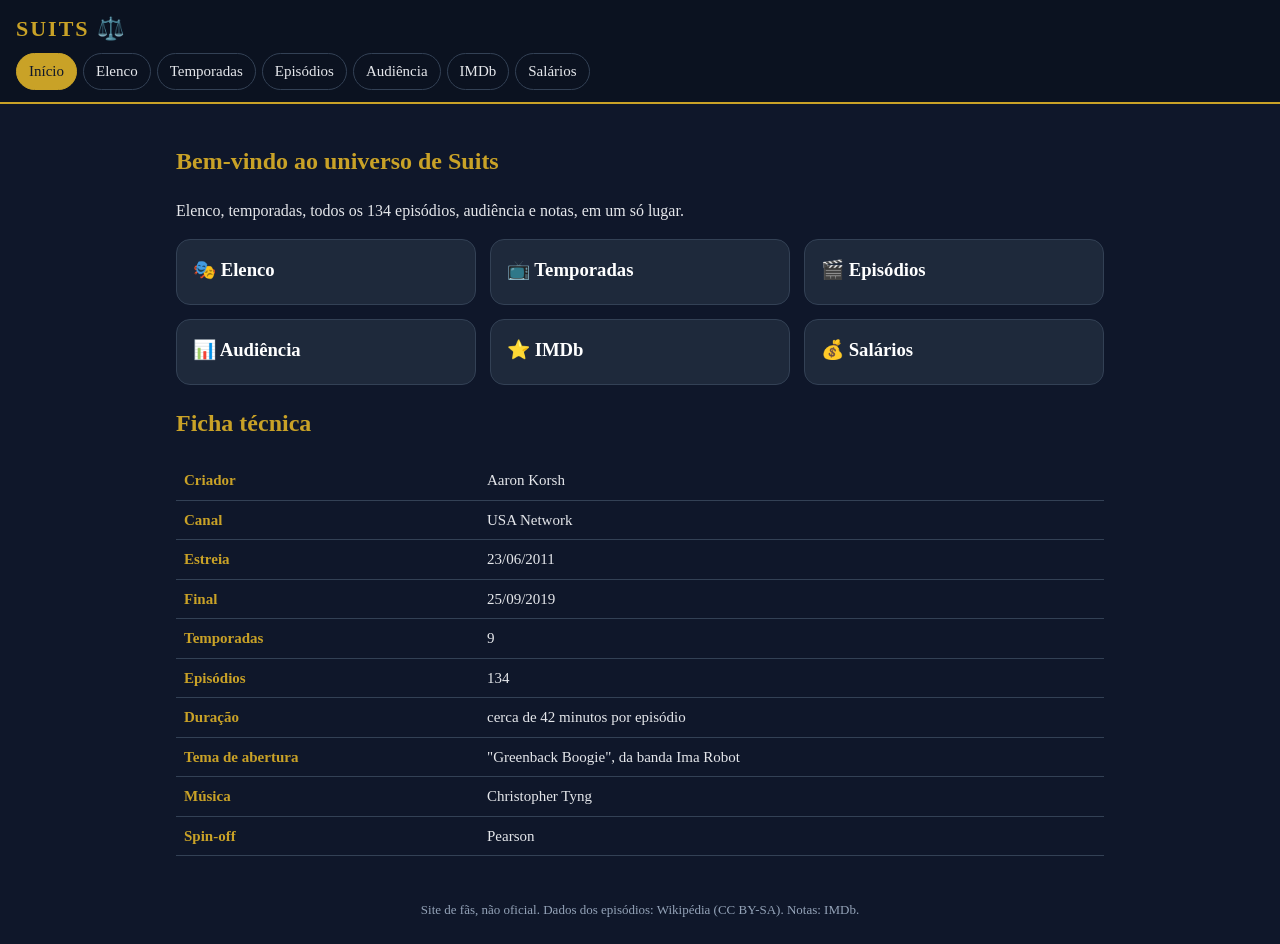
<file: suits/index.html>
<!DOCTYPE html>
<html lang="pt-BR">
<head>
<meta charset="utf-8">
<meta name="viewport" content="width=device-width, initial-scale=1">
<title>Início | Suits</title>
<link rel="stylesheet" href="css/style.css">
</head>
<body>
<header>
  <h1>SUITS ⚖️</h1>
  <nav id="menu"></nav>
</header>
<main>
<h2>Bem-vindo ao universo de Suits</h2>
<p>Elenco, temporadas, todos os 134 episódios, audiência e notas, em um só lugar.</p>
<div class="grade" id="atalhos"></div>
<h2>Ficha técnica</h2>
<div class="rolagem"><table>
<tr><th>Criador</th><td>Aaron Korsh</td></tr>
<tr><th>Canal</th><td>USA Network</td></tr>
<tr><th>Estreia</th><td>23/06/2011</td></tr>
<tr><th>Final</th><td>25/09/2019</td></tr>
<tr><th>Temporadas</th><td>9</td></tr>
<tr><th>Episódios</th><td>134</td></tr>
<tr><th>Duração</th><td>cerca de 42 minutos por episódio</td></tr>
<tr><th>Tema de abertura</th><td>"Greenback Boogie", da banda Ima Robot</td></tr>
<tr><th>Música</th><td>Christopher Tyng</td></tr>
<tr><th>Spin-off</th><td>Pearson</td></tr>
</table></div>
</main>
<footer>Site de fãs, não oficial. Dados dos episódios: Wikipédia (CC BY-SA). Notas: IMDb.</footer>
<script src="js/dados.js"></script>
<script src="js/common.js"></script>
<script src="js/home.js"></script>
</body>
</html>
</file>
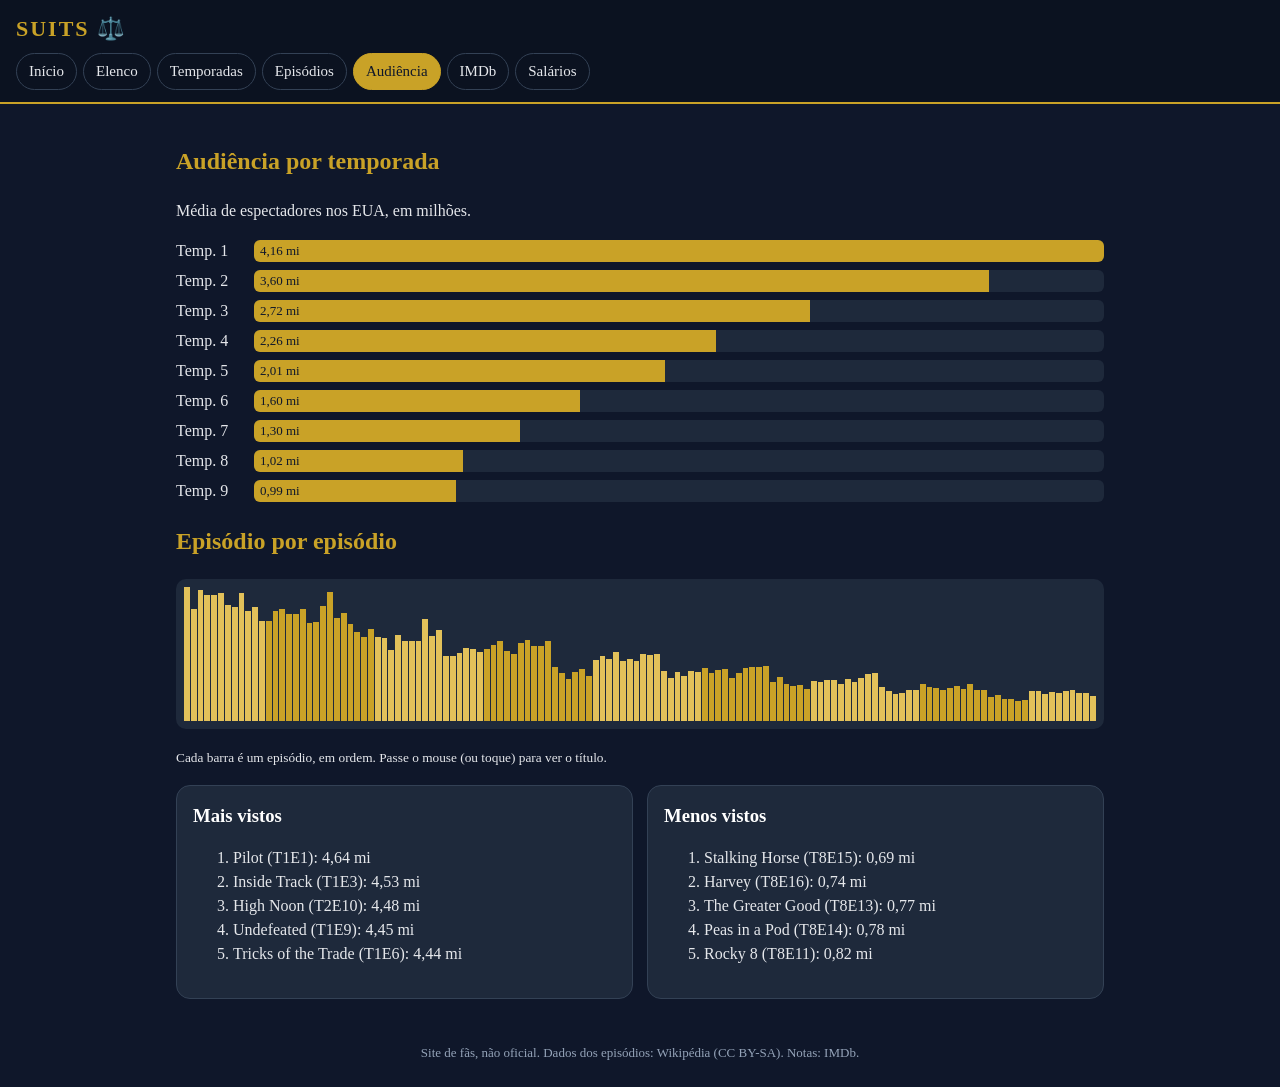
<file: suits/audiencia.html>
<!DOCTYPE html>
<html lang="pt-BR">
<head>
<meta charset="utf-8">
<meta name="viewport" content="width=device-width, initial-scale=1">
<title>Audiência | Suits</title>
<link rel="stylesheet" href="css/style.css">
</head>
<body>
<header>
  <h1>SUITS ⚖️</h1>
  <nav id="menu"></nav>
</header>
<main>
<h2>Audiência por temporada</h2>
<p>Média de espectadores nos EUA, em milhões.</p>
<div id="barras"></div>
<h2>Episódio por episódio</h2>
<div class="mini" id="mini"></div>
<p><small>Cada barra é um episódio, em ordem. Passe o mouse (ou toque) para ver o título.</small></p>
<div class="grade">
  <div class="card"><h3>Mais vistos</h3><ol id="top"></ol></div>
  <div class="card"><h3>Menos vistos</h3><ol id="baixo"></ol></div>
</div>
</main>
<footer>Site de fãs, não oficial. Dados dos episódios: Wikipédia (CC BY-SA). Notas: IMDb.</footer>
<script src="js/dados.js"></script>
<script src="js/common.js"></script>
<script src="js/audiencia.js"></script>
</body>
</html>
</file>
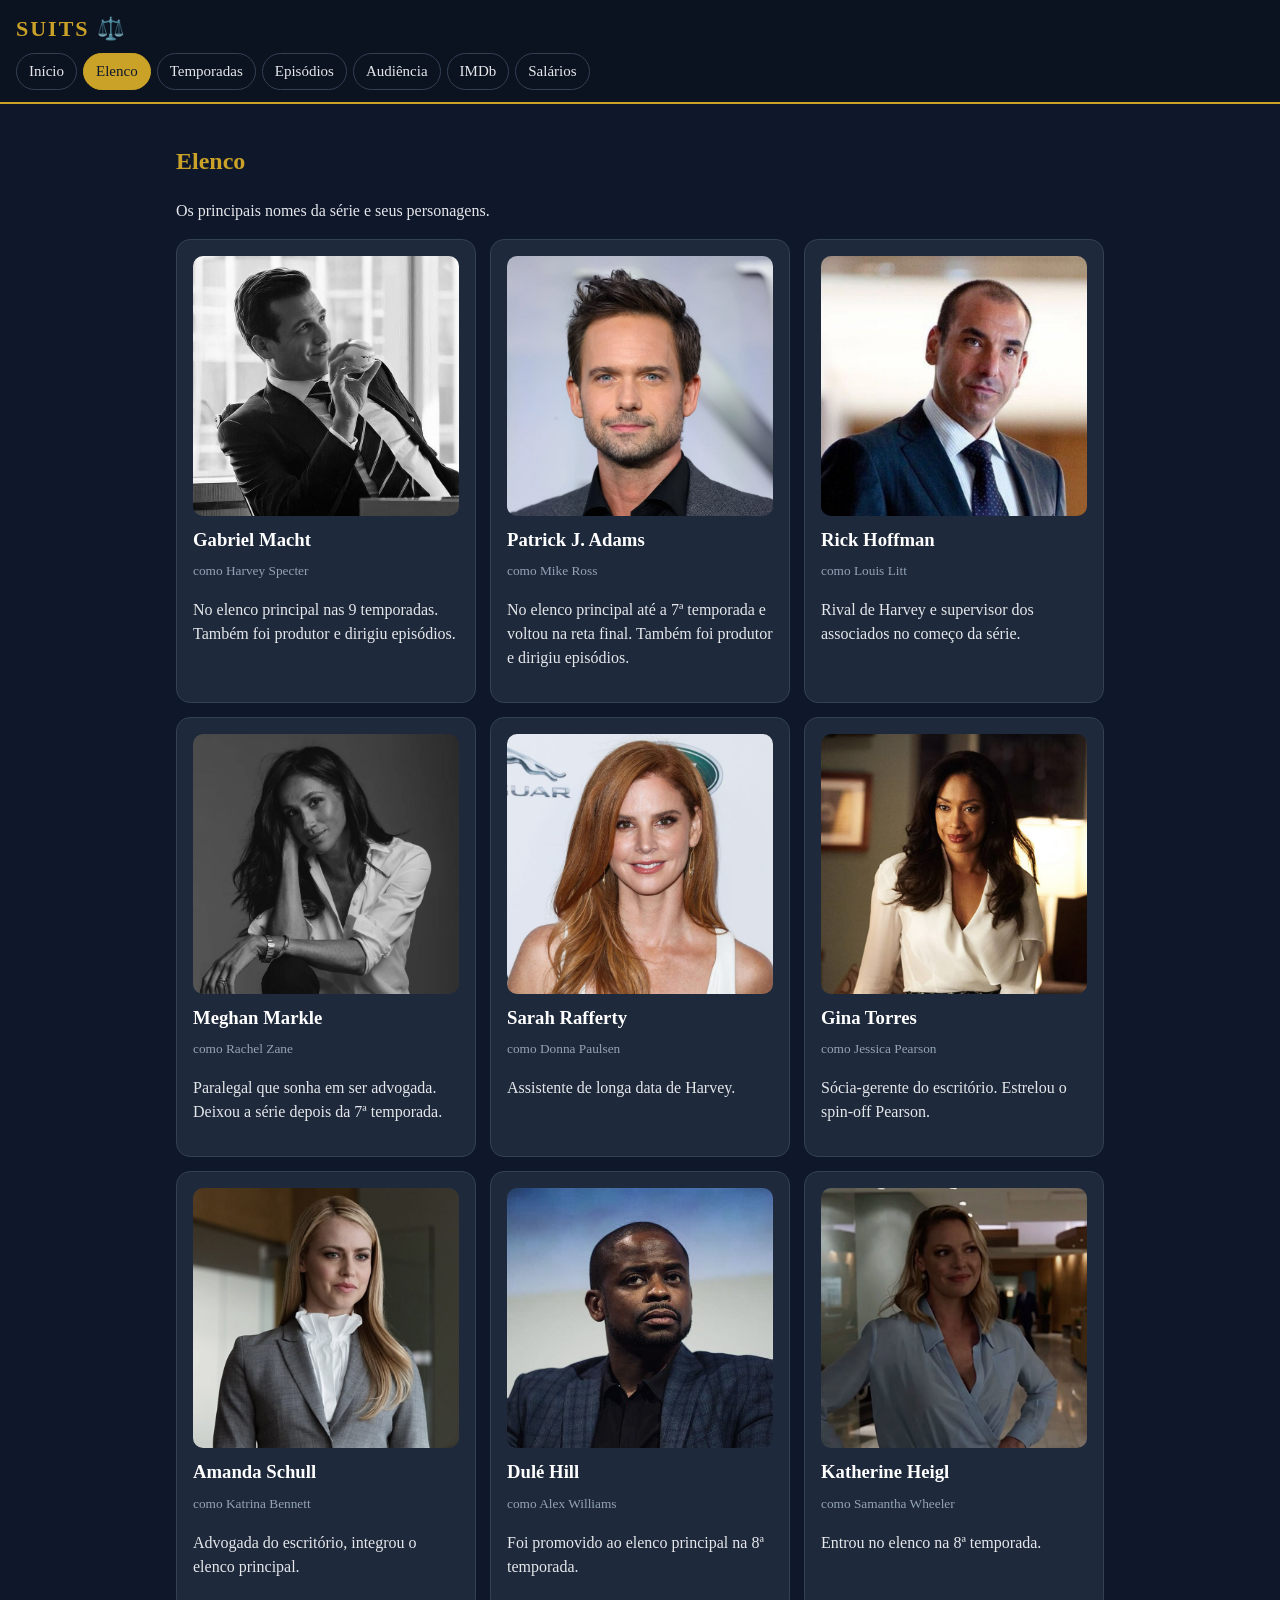
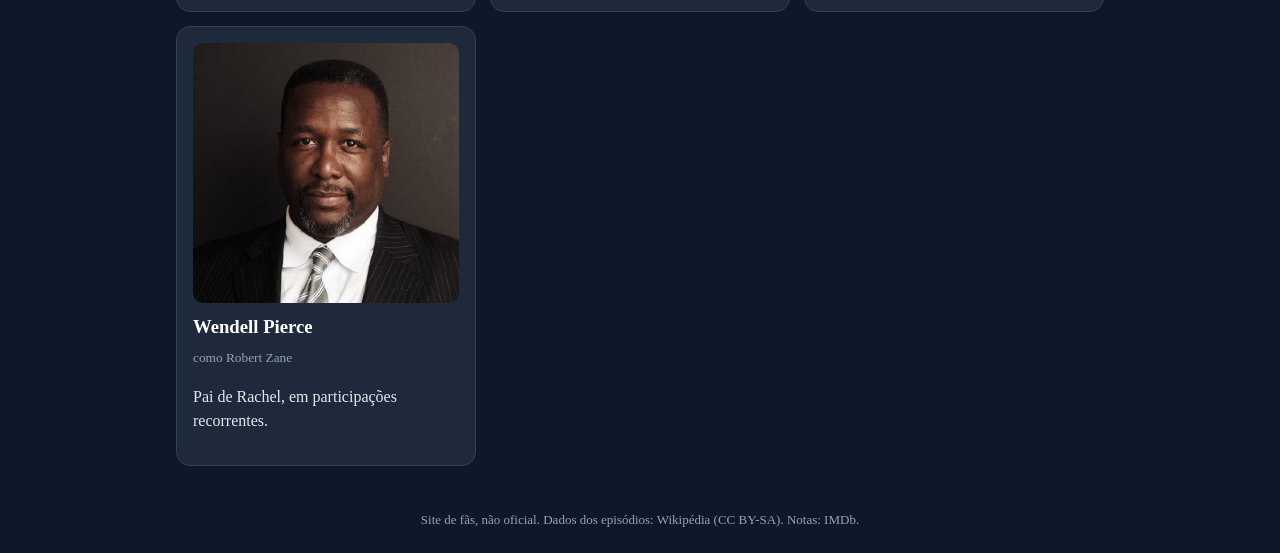
<file: suits/elenco.html>
<!DOCTYPE html>
<html lang="pt-BR">
<head>
<meta charset="utf-8">
<meta name="viewport" content="width=device-width, initial-scale=1">
<title>Elenco | Suits</title>
<link rel="stylesheet" href="css/style.css">
</head>
<body>
<header>
  <h1>SUITS ⚖️</h1>
  <nav id="menu"></nav>
</header>
<main>
<h2>Elenco</h2>
<p>Os principais nomes da série e seus personagens.</p>
<div class="grade" id="elenco"></div>
</main>
<footer>Site de fãs, não oficial. Dados dos episódios: Wikipédia (CC BY-SA). Notas: IMDb.</footer>
<script src="js/dados.js"></script>
<script src="js/common.js"></script>
<script src="js/elenco.js"></script>
</body>
</html>
</file>
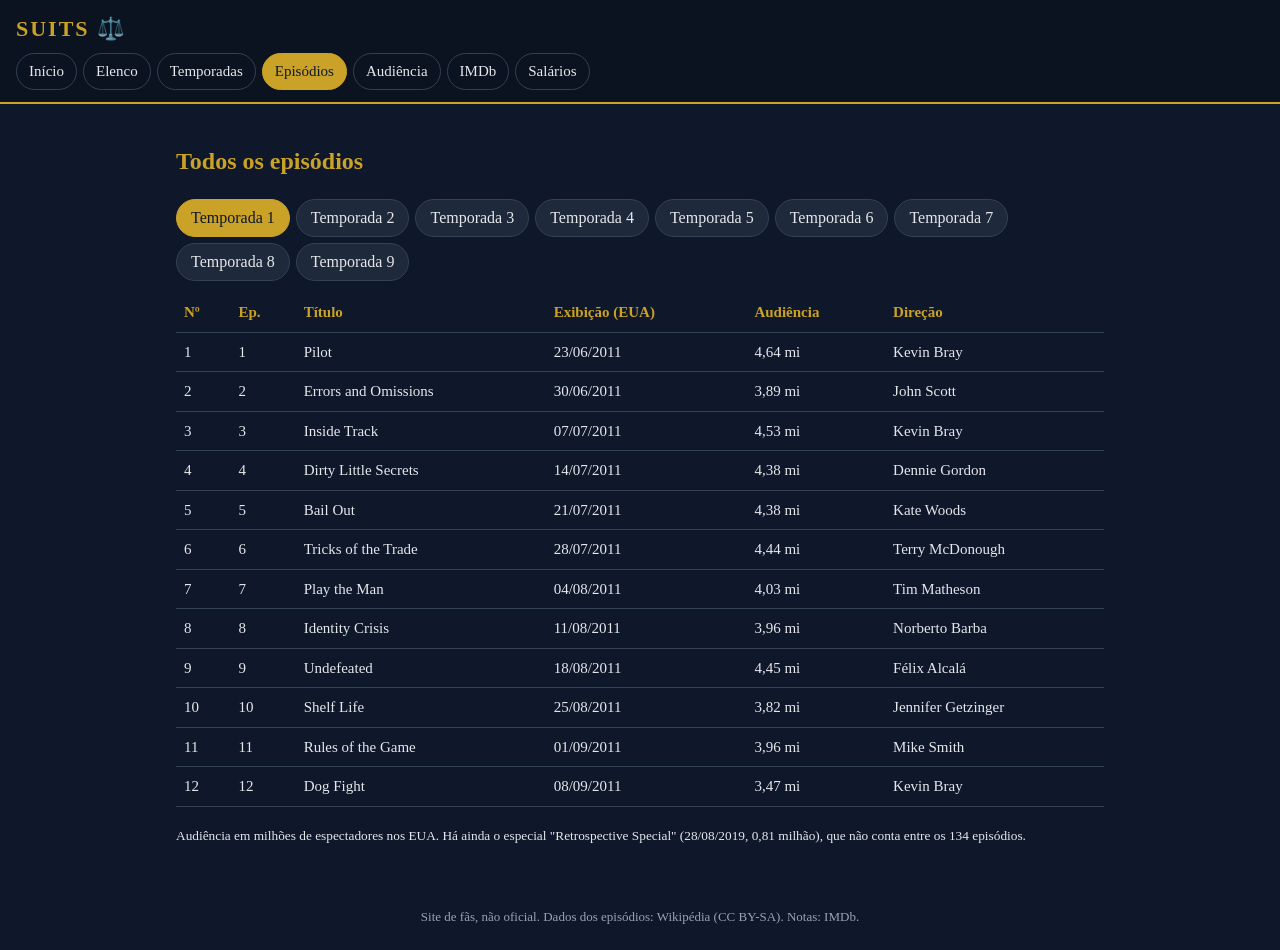
<file: suits/episodios.html>
<!DOCTYPE html>
<html lang="pt-BR">
<head>
<meta charset="utf-8">
<meta name="viewport" content="width=device-width, initial-scale=1">
<title>Episódios | Suits</title>
<link rel="stylesheet" href="css/style.css">
</head>
<body>
<header>
  <h1>SUITS ⚖️</h1>
  <nav id="menu"></nav>
</header>
<main>
<h2>Todos os episódios</h2>
<div class="abas" id="abas"></div>
<div class="rolagem"><table id="tabela">
<thead><tr><th>Nº</th><th>Ep.</th><th>Título</th><th>Exibição (EUA)</th><th>Audiência</th><th>Direção</th></tr></thead>
<tbody></tbody></table></div>
<p><small>Audiência em milhões de espectadores nos EUA. Há ainda o especial "Retrospective Special" (28/08/2019, 0,81 milhão), que não conta entre os 134 episódios.</small></p>
</main>
<footer>Site de fãs, não oficial. Dados dos episódios: Wikipédia (CC BY-SA). Notas: IMDb.</footer>
<script src="js/dados.js"></script>
<script src="js/common.js"></script>
<script src="js/episodios.js"></script>
</body>
</html>
</file>
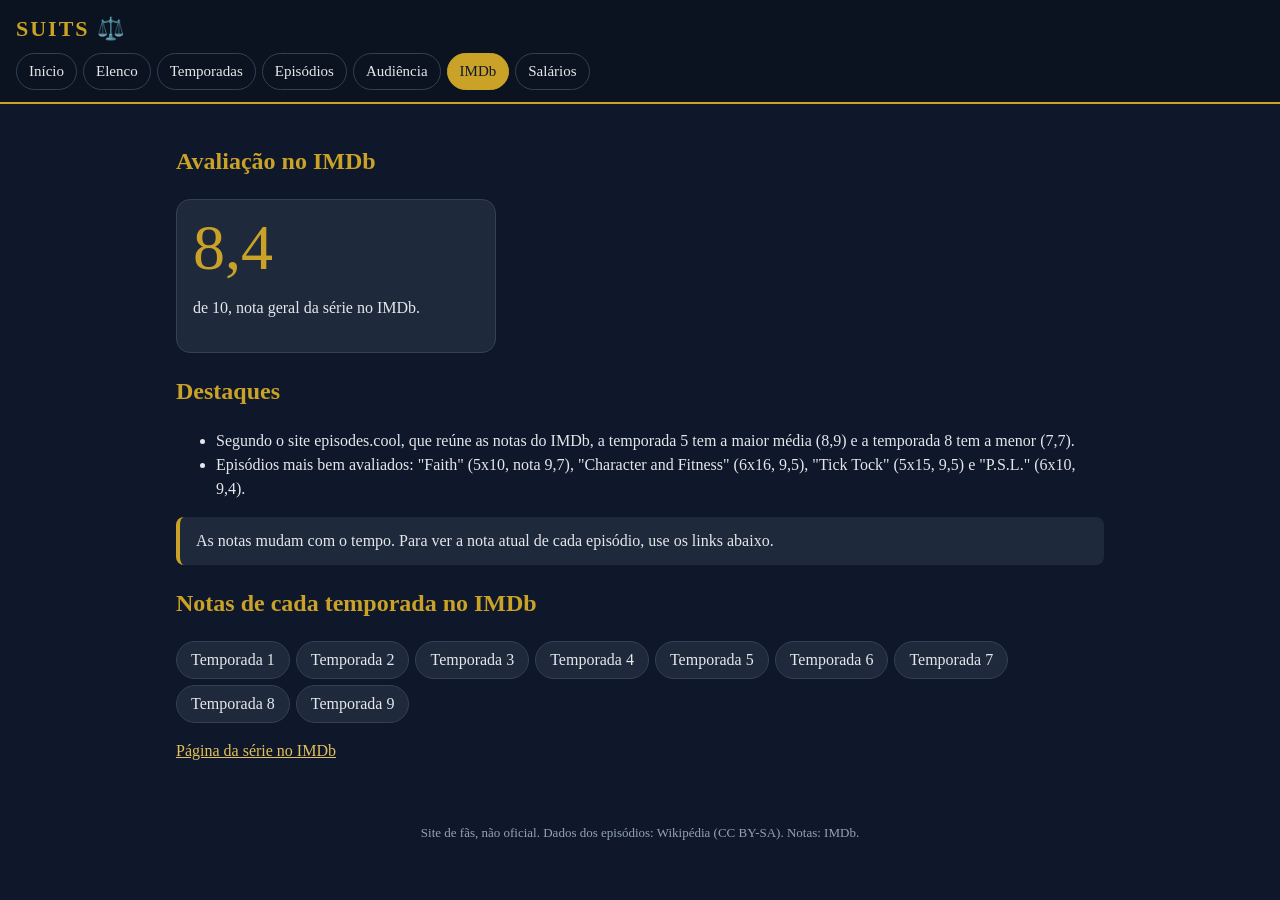
<file: suits/imdb.html>
<!DOCTYPE html>
<html lang="pt-BR">
<head>
<meta charset="utf-8">
<meta name="viewport" content="width=device-width, initial-scale=1">
<title>IMDb | Suits</title>
<link rel="stylesheet" href="css/style.css">
</head>
<body>
<header>
  <h1>SUITS ⚖️</h1>
  <nav id="menu"></nav>
</header>
<main>
<h2>Avaliação no IMDb</h2>
<div class="card" style="max-width:320px"><p class="nota">8,4</p><p>de 10, nota geral da série no IMDb.</p></div>
<h2>Destaques</h2>
<ul>
<li>Segundo o site episodes.cool, que reúne as notas do IMDb, a temporada 5 tem a maior média (8,9) e a temporada 8 tem a menor (7,7).</li>
<li>Episódios mais bem avaliados: "Faith" (5x10, nota 9,7), "Character and Fitness" (6x16, 9,5), "Tick Tock" (5x15, 9,5) e "P.S.L." (6x10, 9,4).</li>
</ul>
<p class="aviso">As notas mudam com o tempo. Para ver a nota atual de cada episódio, use os links abaixo.</p>
<h2>Notas de cada temporada no IMDb</h2>
<div class="abas" id="links"></div>
<p><a href="https://www.imdb.com/title/tt1632701/" target="_blank" rel="noopener">Página da série no IMDb</a></p>
</main>
<footer>Site de fãs, não oficial. Dados dos episódios: Wikipédia (CC BY-SA). Notas: IMDb.</footer>
<script src="js/dados.js"></script>
<script src="js/common.js"></script>
<script src="js/imdb.js"></script>
</body>
</html>
</file>
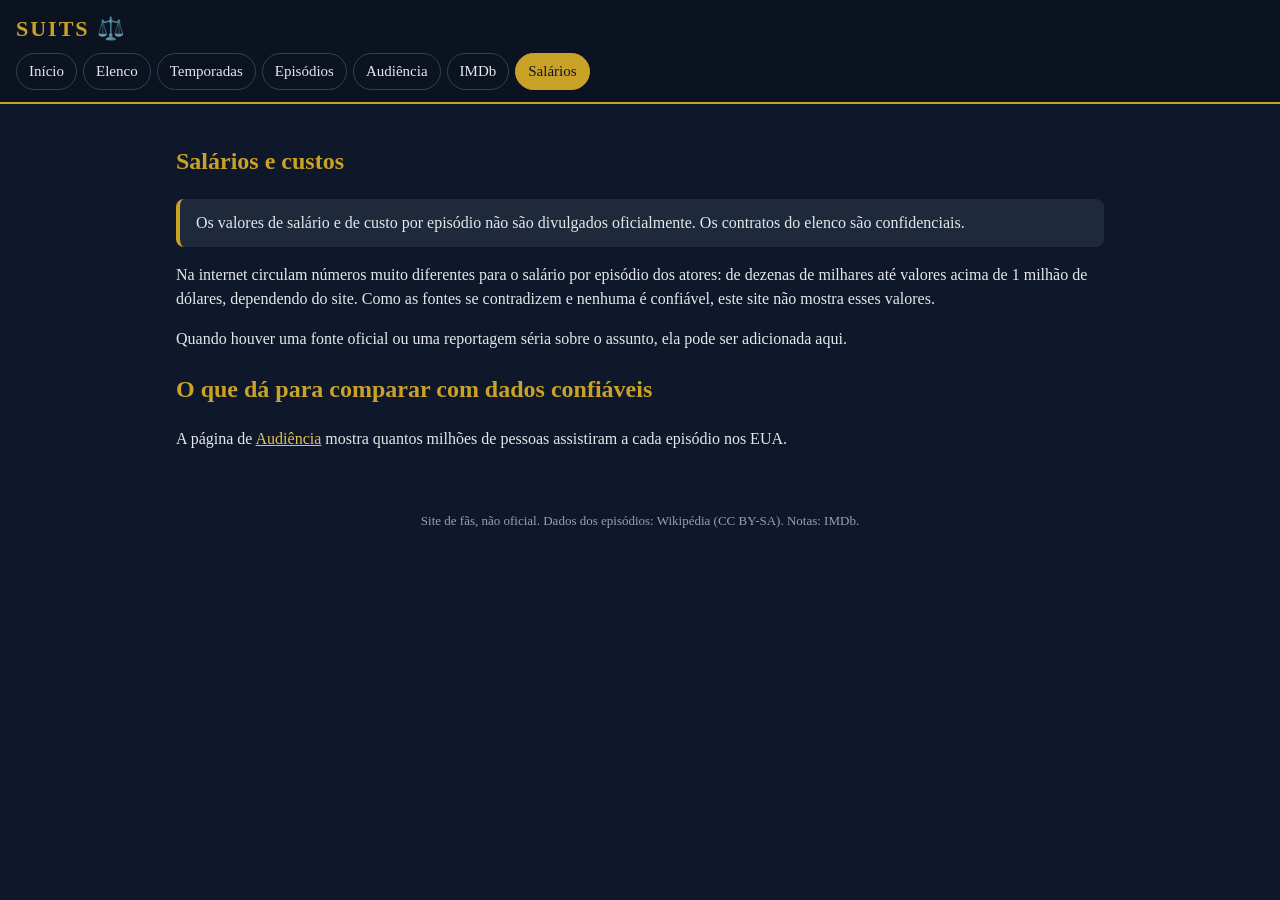
<file: suits/salarios.html>
<!DOCTYPE html>
<html lang="pt-BR">
<head>
<meta charset="utf-8">
<meta name="viewport" content="width=device-width, initial-scale=1">
<title>Salários | Suits</title>
<link rel="stylesheet" href="css/style.css">
</head>
<body>
<header>
  <h1>SUITS ⚖️</h1>
  <nav id="menu"></nav>
</header>
<main>
<h2>Salários e custos</h2>
<p class="aviso">Os valores de salário e de custo por episódio não são divulgados oficialmente. Os contratos do elenco são confidenciais.</p>
<p>Na internet circulam números muito diferentes para o salário por episódio dos atores: de dezenas de milhares até valores acima de 1 milhão de dólares, dependendo do site. Como as fontes se contradizem e nenhuma é confiável, este site não mostra esses valores.</p>
<p>Quando houver uma fonte oficial ou uma reportagem séria sobre o assunto, ela pode ser adicionada aqui.</p>
<h2>O que dá para comparar com dados confiáveis</h2>
<p>A página de <a href="audiencia.html">Audiência</a> mostra quantos milhões de pessoas assistiram a cada episódio nos EUA.</p>
</main>
<footer>Site de fãs, não oficial. Dados dos episódios: Wikipédia (CC BY-SA). Notas: IMDb.</footer>
<script src="js/dados.js"></script>
<script src="js/common.js"></script>
</body>
</html>
</file>
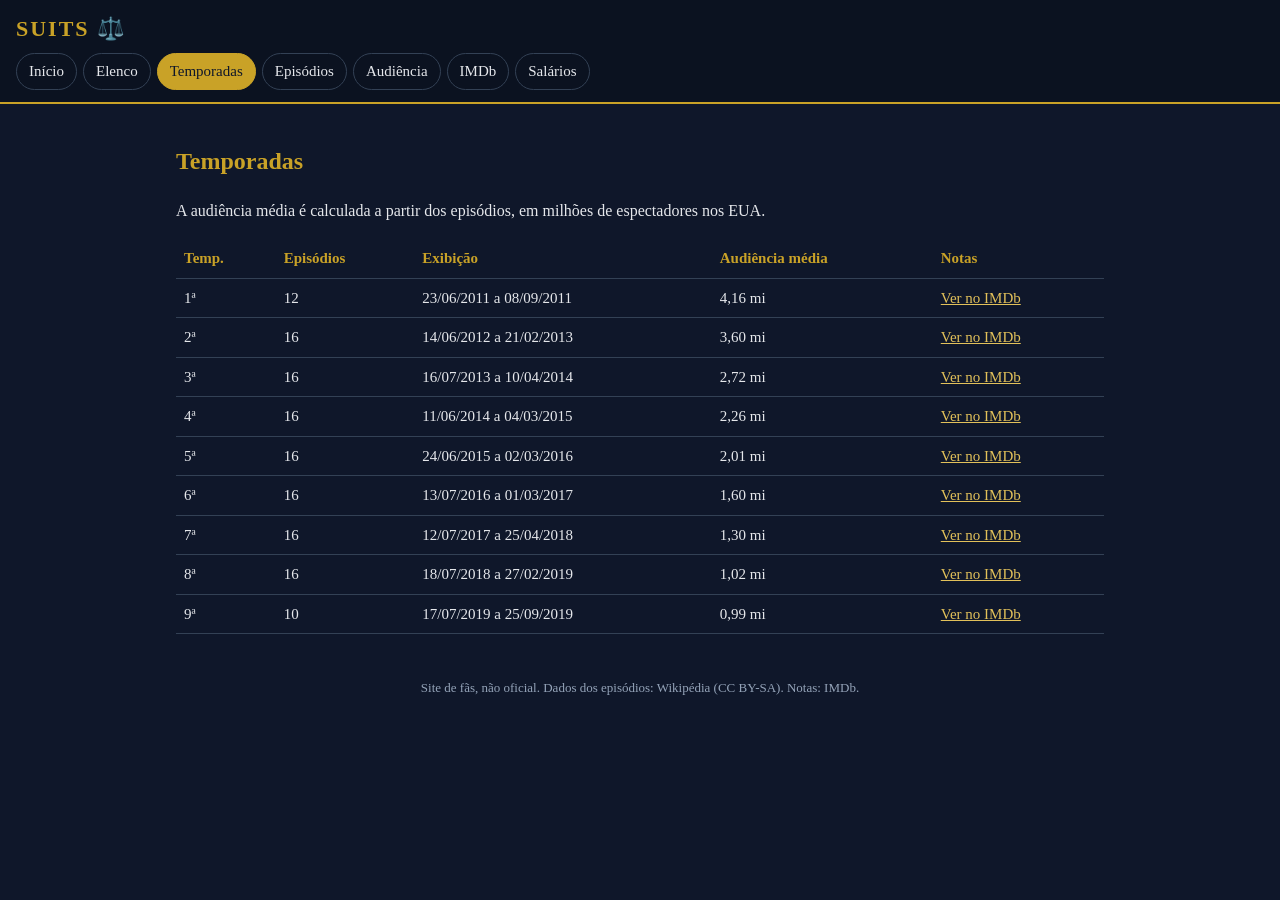
<file: suits/temporadas.html>
<!DOCTYPE html>
<html lang="pt-BR">
<head>
<meta charset="utf-8">
<meta name="viewport" content="width=device-width, initial-scale=1">
<title>Temporadas | Suits</title>
<link rel="stylesheet" href="css/style.css">
</head>
<body>
<header>
  <h1>SUITS ⚖️</h1>
  <nav id="menu"></nav>
</header>
<main>
<h2>Temporadas</h2>
<p>A audiência média é calculada a partir dos episódios, em milhões de espectadores nos EUA.</p>
<div class="rolagem"><table id="tabela">
<thead><tr><th>Temp.</th><th>Episódios</th><th>Exibição</th><th>Audiência média</th><th>Notas</th></tr></thead>
<tbody></tbody></table></div>
</main>
<footer>Site de fãs, não oficial. Dados dos episódios: Wikipédia (CC BY-SA). Notas: IMDb.</footer>
<script src="js/dados.js"></script>
<script src="js/common.js"></script>
<script src="js/temporadas.js"></script>
</body>
</html>
</file>
<file: suits/css/style.css>
*{box-sizing:border-box}
body{margin:0;background:#0f172a;color:#e5e7eb;font-family:Georgia,'Times New Roman',serif;line-height:1.5}
header{background:#0b1220;border-bottom:2px solid #c9a227;padding:12px 16px;position:sticky;top:0;z-index:5}
header h1{margin:0 0 8px;font-size:22px;color:#c9a227;letter-spacing:2px}
nav{display:flex;gap:6px;flex-wrap:wrap}
nav a{color:#e5e7eb;text-decoration:none;padding:6px 12px;border-radius:999px;border:1px solid #334155;font-size:15px}
nav a.ativo,nav a:hover{background:#c9a227;color:#0f172a;border-color:#c9a227}
main{max-width:960px;margin:0 auto;padding:20px 16px}
h2{color:#c9a227}
a{color:#e2c15a}
:focus-visible{outline:3px solid #c9a227;outline-offset:2px}
.grade{display:grid;grid-template-columns:repeat(auto-fit,minmax(240px,1fr));gap:14px}
.card{background:#1e293b;border:1px solid #334155;border-radius:14px;padding:16px;color:inherit;text-decoration:none;display:block}
a.card:hover{border-color:#c9a227}
.card h3{margin:0 0 4px;color:#fff}
.card small{color:#94a3b8}
.avatar{width:56px;height:56px;border-radius:50%;background:#c9a227;color:#0f172a;display:grid;place-items:center;font-weight:700;font-size:20px;margin-bottom:10px}
.rolagem{overflow-x:auto}
table{width:100%;border-collapse:collapse;font-size:15px}
th,td{text-align:left;padding:8px;border-bottom:1px solid #334155}
th{color:#c9a227;white-space:nowrap}
.abas{display:flex;gap:6px;flex-wrap:wrap;margin:12px 0}
.abas button{font:inherit;padding:6px 14px;border-radius:999px;border:1px solid #334155;background:#1e293b;color:#e5e7eb;cursor:pointer}
.abas button[aria-pressed="true"]{background:#c9a227;color:#0f172a;border-color:#c9a227}
.barra{display:flex;align-items:center;gap:8px;margin:6px 0}
.barra .rot{width:70px;flex:none}
.barra .fundo{flex:1;background:#1e293b;border-radius:6px;overflow:hidden}
.barra .preenche{background:#c9a227;height:22px;color:#0f172a;font-size:13px;padding-left:6px;white-space:nowrap;line-height:22px}
.mini{display:flex;align-items:flex-end;gap:1px;height:150px;background:#1e293b;border-radius:10px;padding:8px}
.mini div{flex:1;min-width:2px}
.nota{font-size:64px;color:#c9a227;margin:0;line-height:1}
.aviso{background:#1e293b;border-left:4px solid #c9a227;padding:12px 16px;border-radius:8px}
footer{text-align:center;color:#94a3b8;padding:24px 16px;font-size:13px}
.foto{width:100%;height:260px;object-fit:cover;object-position:top;border-radius:10px;margin-bottom:10px;display:block}
.credito{display:block;color:#94a3b8;font-size:12px}
</file>
